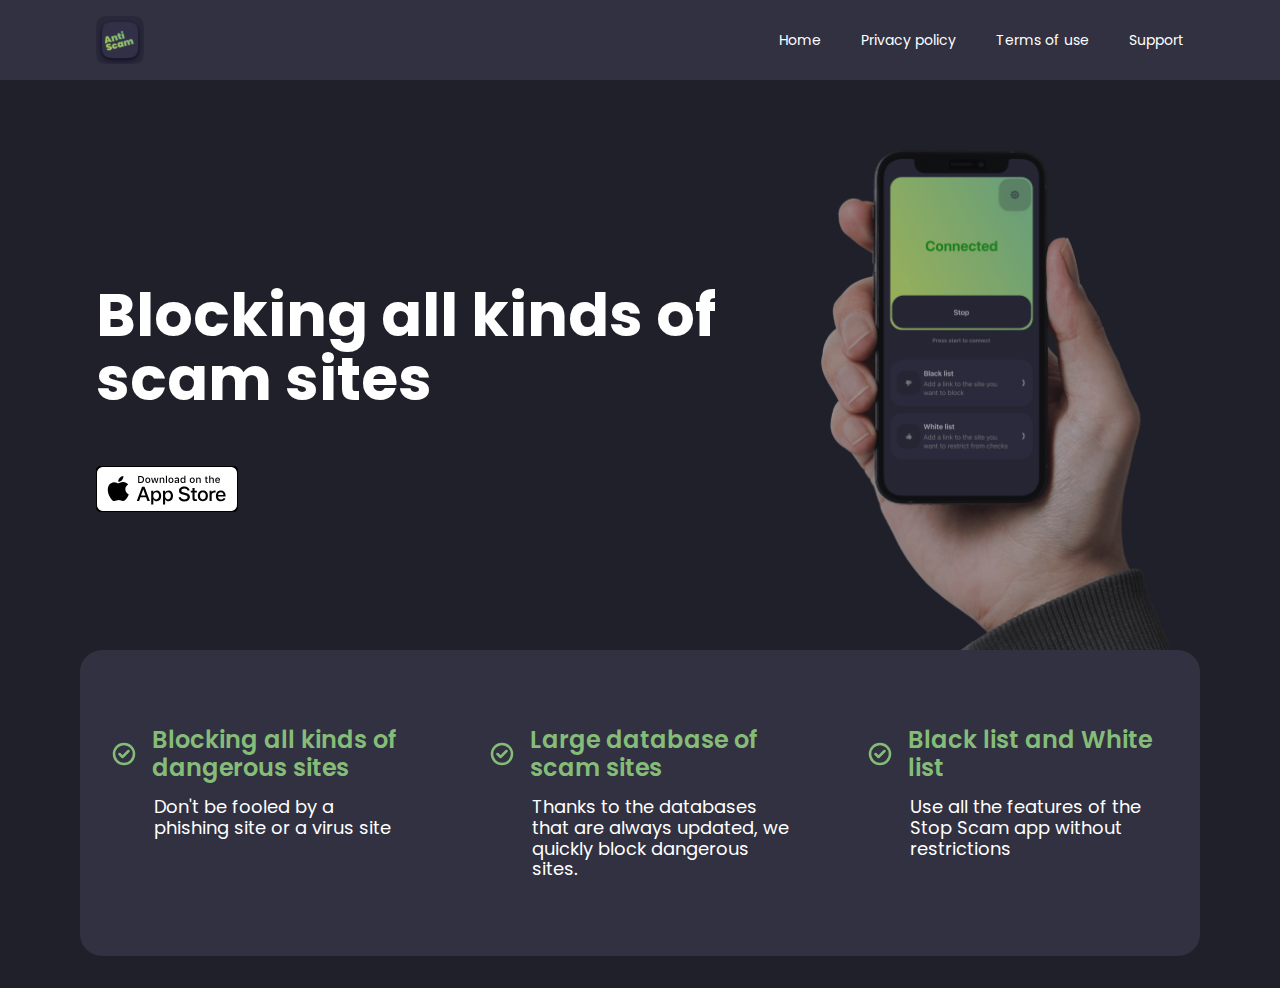
<file: index.html>
<!DOCTYPE html>
<html lang="en">
<head>
    <meta charset="UTF-8">
    <meta http-equiv="X-UA-Compatible" content="IE=edge">
    <meta name="viewport" content="width=device-width, initial-scale=1.0">
    <title>StopScam</title>

    <link rel="shortcut icon" href="./img/favicon/favicon.ico" type="image/x-icon">
    <link rel="icon" href="./img/favicon/favicon.ico" type="image/x-icon">
    <link href="https://fonts.googleapis.com/css2?family=Poppins:wght@300;400;600;700&display=swap" rel="stylesheet">
    <link rel="stylesheet" href="./css/style.css">

</head>

<body>

    <header class="header">
        <div class="container">
            <div class="header-wrap">
                <a href="./index.html" class="header-logo"><img src="./img/logo.svg" alt="logo"></a>

                <div class="header-burger">
                    <span></span>
                </div>

                <nav class="header-menu">
                    <ul class="header-list">
                        <li><a href="./index.html" class="header-link">Home</a></li>
                        <li><a href="./privacy.html" class="header-link">Privacy policy</a></li>
                        <li><a href="./terms.html" class="header-link">Terms of use</a></li>
                        <li><a href="./support.html" class="header-link">Support</a></li>
                    </ul>
                </nav>
            </div>
        </div>
    </header>

    <div class="main">
        <div class="container">
            <div class="main-wrap">
                <div class="main-text">
                    <h1 class="main-text__title">Blocking all kinds of scam sites</h1>
                    <a href="#" class="main-text__button"><img src="./img/button.svg" alt="AppStore"></a>
                </div>

                <div class="main-content">
                    <img src="./img/main.png" alt="main" class="main-content__img">
                </div>
            </div>
        </div>
    </div>

    <section class="features">
        <div class="container">
            <div class="features-wrap">
                <div class="features-item">
                    <div class="features-item__title"><img src="./img/check-circle.svg" alt="check-circle">Blocking all kinds of dangerous sites</div>
                    <span class="features-item__subtitle">Don't be fooled by a phishing site or a virus site
                    </span>
                </div>

                <div class="features-item">
                    <div class="features-item__title"><img src="./img/check-circle.svg" alt="check-circle">Large database of scam sites</div>
                    <span class="features-item__subtitle">Thanks to the databases that are always updated, we quickly block dangerous sites.
                    </span>
                </div>

                <div class="features-item">
                    <div class="features-item__title"><img src="./img/check-circle.svg" alt="check-circle">Black list and White list</div>
                    <span class="features-item__subtitle">Use all the features of the Stop Scam app without restrictions

                    </span>
                </div>

            </div>
        </div>
    </section>

    <footer class="footer">
        <div class="container">
            <div class="footer-wrap">
              <a href="#" class="button footer-button"><img src="./img/button.svg" alt="btn"></a>
            </div>
        </div>
    </footer>


    <script src="https://code.jquery.com/jquery-3.6.0.slim.min.js"></script>
    <script src="./js/script.js"></script>
</body>
</html>
</file>
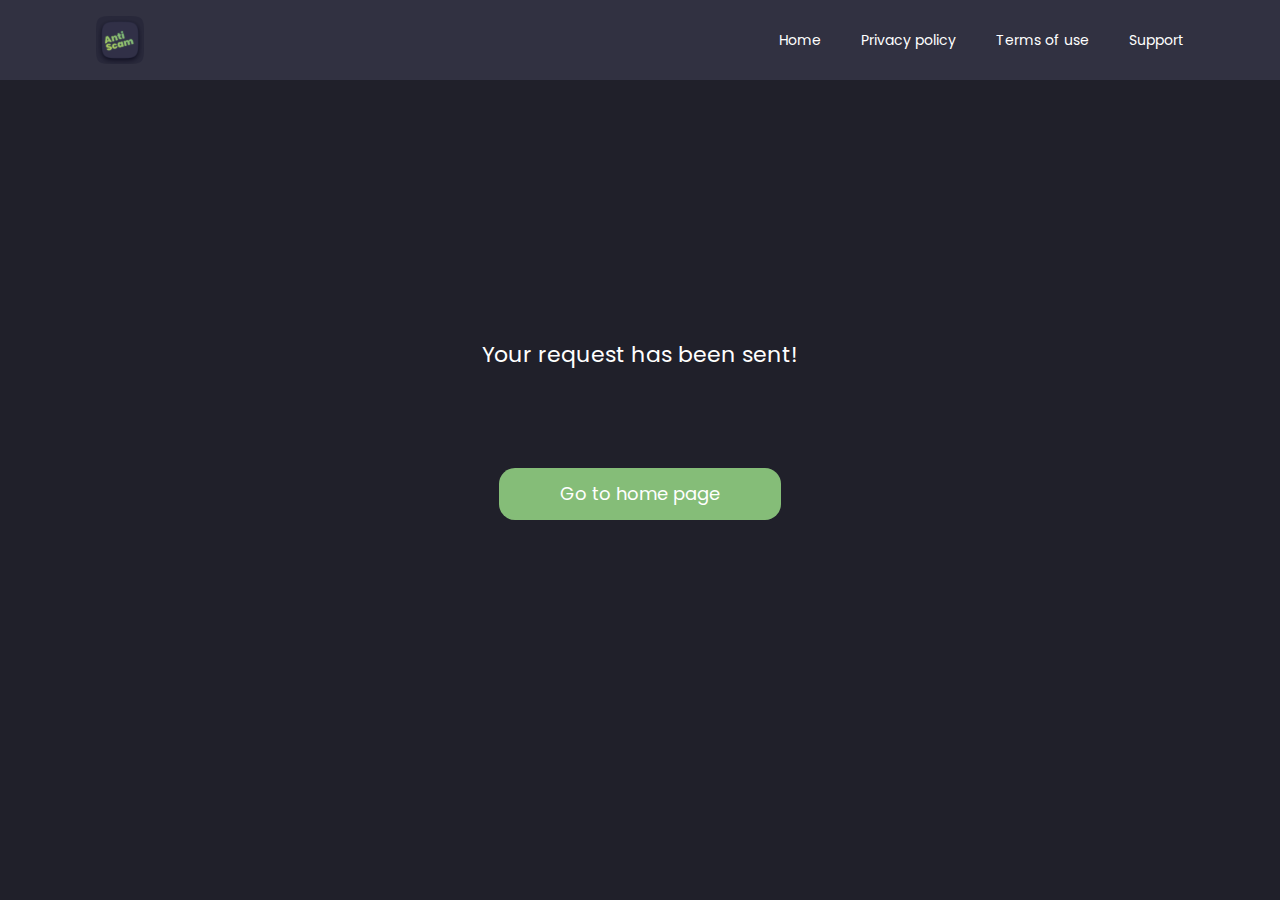
<file: check.html>
<!DOCTYPE html>
<html lang="en">
<head>
    <meta charset="UTF-8">
    <meta http-equiv="X-UA-Compatible" content="IE=edge">
    <meta name="viewport" content="width=device-width, initial-scale=1.0">
    <title>StopScam</title>

    <link rel="shortcut icon" href="./img/favicon/favicon.ico" type="image/x-icon">
    <link rel="icon" href="./img/favicon/favicon.ico" type="image/x-icon">
    <link href="https://fonts.googleapis.com/css2?family=Poppins:wght@300;400;600;700&display=swap" rel="stylesheet">
    <link rel="stylesheet" href="./css/style.css">

</head>
<body>

    <header class="header">
        <div class="container">
            <div class="header-wrap">
                <a href="./index.html" class="header-logo"><img src="./img/logo.svg" alt="logo"></a>

                <div class="header-burger">
                    <span></span>
                </div>

                <nav class="header-menu">
                    <ul class="header-list">
                        <li><a href="./index.html" class="header-link">Home</a></li>
                        <li><a href="./privacy.html" class="header-link">Privacy policy</a></li>
                        <li><a href="./terms.html" class="header-link">Terms of use</a></li>
                        <li><a href="./support.html" class="header-link">Support</a></li>
                    </ul>
                </nav>
            </div>
        </div>
    </header>

    <section class="check">
        <div class="container">
            <div class="check-wrap">
                <div class="check-svg">
                <svg version="1.1" id="Layer_1" xmlns="http://www.w3.org/2000/svg" xmlns:xlink="http://www.w3.org/1999/xlink" x="0px" y="0px"
	 viewBox="0 0 98.5 98.5" enable-background="new 0 0 98.5 98.5" xml:space="preserve">
  <path class="checkmark" fill="none" stroke-width="8" stroke-miterlimit="10" d="M81.7,17.8C73.5,9.3,62,4,49.2,4
	C24.3,4,4,24.3,4,49.2s20.3,45.2,45.2,45.2s45.2-20.3,45.2-45.2c0-8.6-2.4-16.6-6.5-23.4l0,0L45.6,68.2L24.7,47.3"/>
</svg></div>

            <span class="check-subtitle">Your request has been sent!</span>

            <a href="./index.html" class="check-button">Go to home page</a>
            </div>
        </div>
    </section>

    <script src="https://code.jquery.com/jquery-3.6.0.slim.min.js"></script>
    <script src="./js/script.js"></script>
</body>
</html>
</file>
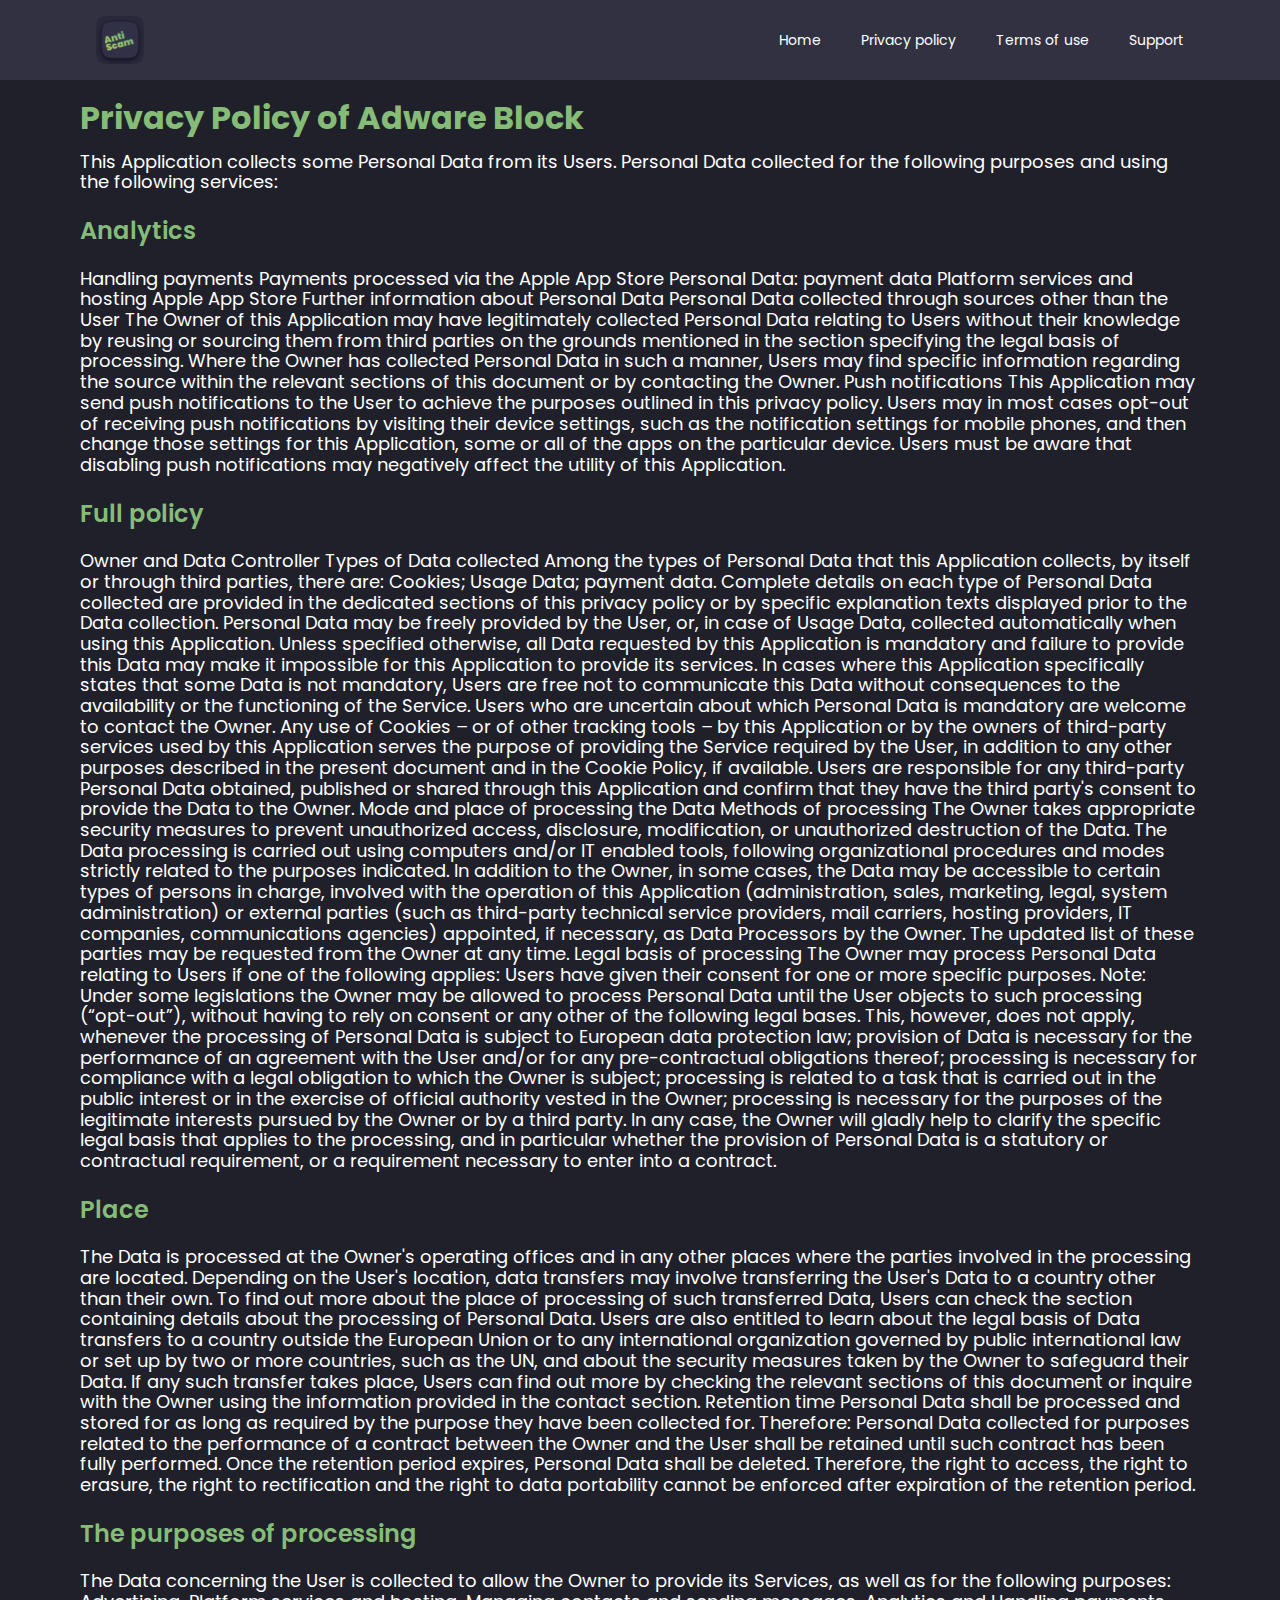
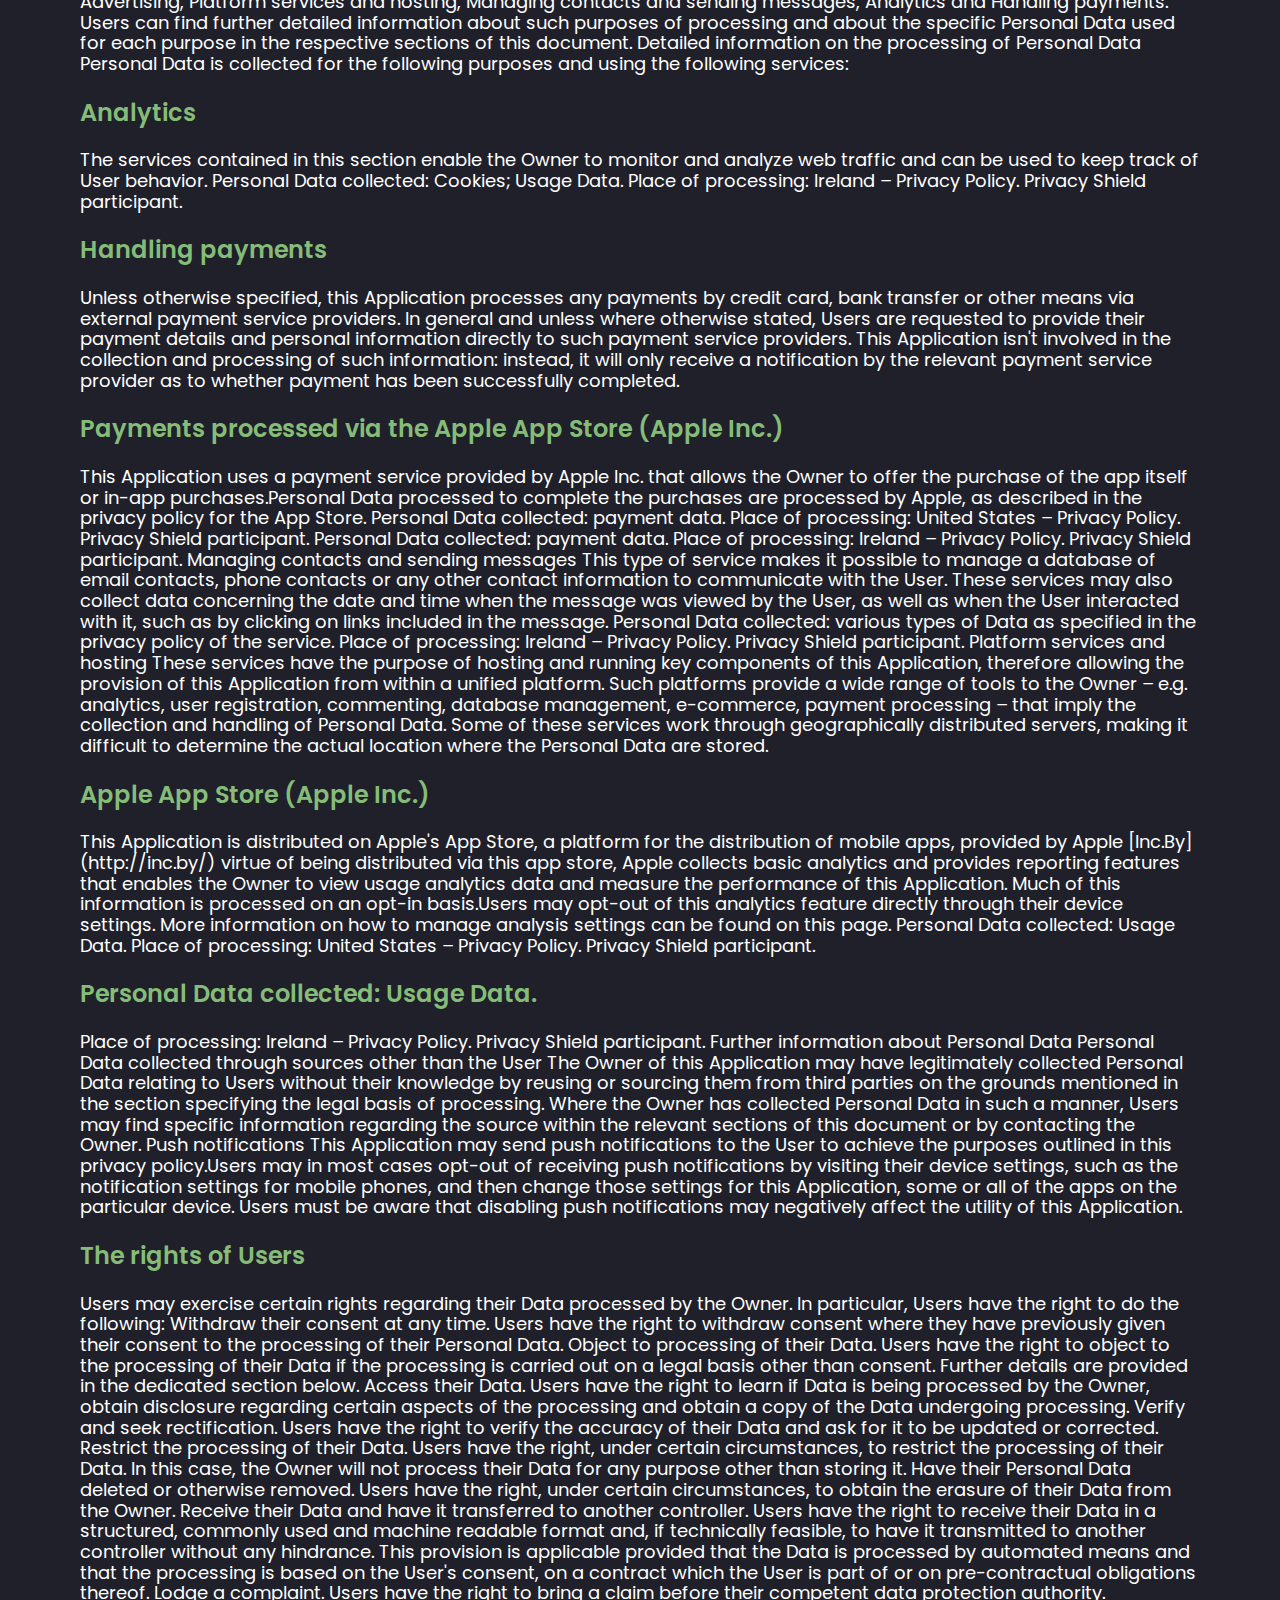
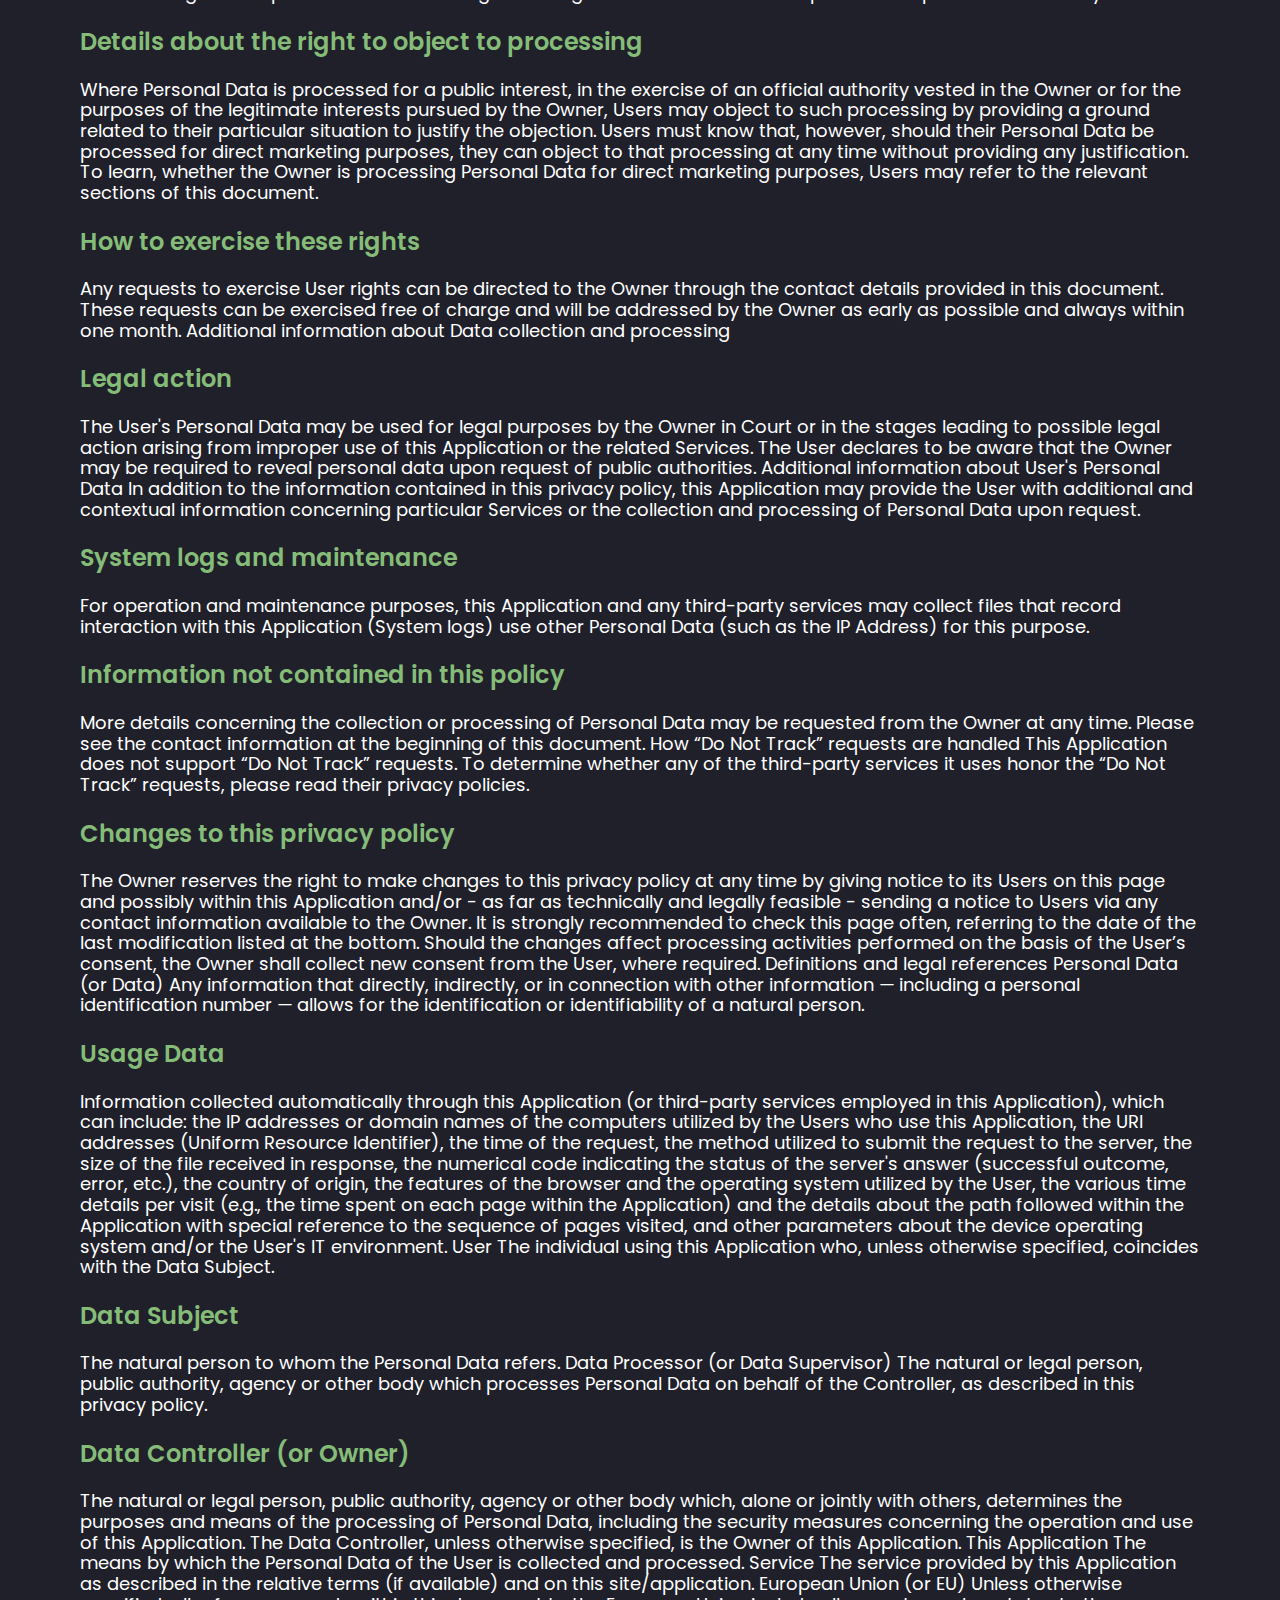
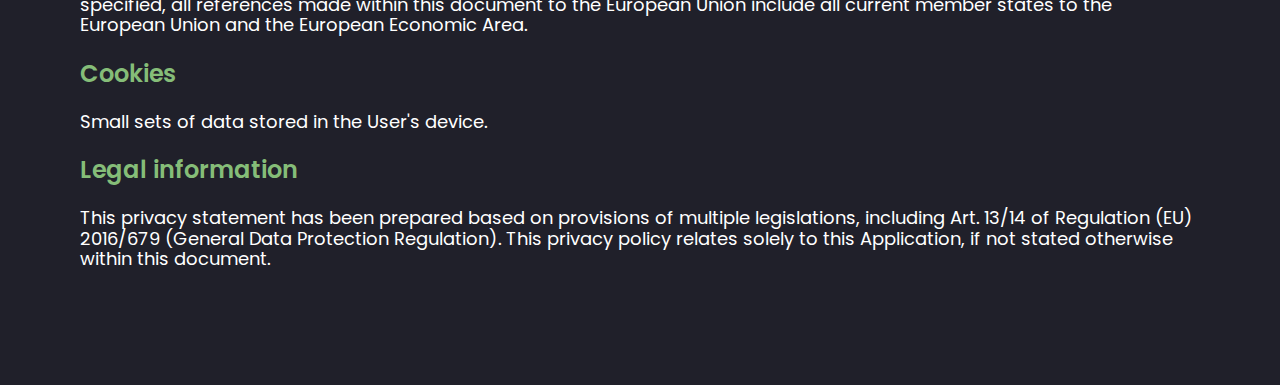
<file: privacy.html>
<!DOCTYPE html>
<html lang="en">
<head>
    <meta charset="UTF-8">
    <meta http-equiv="X-UA-Compatible" content="IE=edge">
    <meta name="viewport" content="width=device-width, initial-scale=1.0">
    <title>StopScam</title>

    <link rel="shortcut icon" href="./img/favicon/favicon.ico" type="image/x-icon">
    <link rel="icon" href="./img/favicon/favicon.ico" type="image/x-icon">
    <link href="https://fonts.googleapis.com/css2?family=Poppins:wght@300;400;600;700&display=swap" rel="stylesheet">
    <link rel="stylesheet" href="./css/style.css">

</head>

<body>

    <header class="header">
        <div class="container">
            <div class="header-wrap">
                <a href="./index.html" class="header-logo"><img src="./img/logo.svg" alt="logo"></a>

                <div class="header-burger">
                    <span></span>
                </div>

                <nav class="header-menu">
                    <ul class="header-list">
                        <li><a href="./index.html" class="header-link">Home</a></li>
                        <li><a href="./privacy.html" class="header-link">Privacy policy</a></li>
                        <li><a href="./terms.html" class="header-link">Terms of use</a></li>
                        <li><a href="./support.html" class="header-link">Support</a></li>
                    </ul>
                </nav>
            </div>
        </div>
    </header>

    <main class="privacy">
        <div class="container">
            <div class="privacy__wrap">
                <h1 class="privacy__title">
                    Privacy Policy of Adware Block
                </h1>

                <h2 class="privacy__subtitle">
                    This Application collects some Personal Data from its Users.
                    Personal Data collected for the following purposes and using the following services:

                    <p>Analytics</p>
                    Handling payments
                    Payments processed via the Apple App Store
                    Personal Data: payment data
                    Platform services and hosting
                    Apple App Store
                    Further information about Personal Data
                    Personal Data collected through sources other than the User
                    The Owner of this Application may have legitimately collected Personal Data relating to Users
                    without their knowledge by reusing or sourcing them from third parties on the grounds mentioned in
                    the section specifying the legal basis of processing.
                    Where the Owner has collected Personal Data in such a manner, Users may find specific information
                    regarding the source within the relevant sections of this document or by contacting the Owner.
                    Push notifications
                    This Application may send push notifications to the User to achieve the purposes outlined in this
                    privacy policy.
                    Users may in most cases opt-out of receiving push notifications by visiting their device settings,
                    such as the notification settings for mobile phones, and then change those settings for this
                    Application, some or all of the apps on the particular device.
                    Users must be aware that disabling push notifications may negatively affect the utility of this
                    Application.

                    <p>Full policy</p>
                    Owner and Data Controller
                    Types of Data collected
                    Among the types of Personal Data that this Application collects, by itself or through third parties,
                    there are: Cookies; Usage Data; payment data.
                    Complete details on each type of Personal Data collected are provided in the dedicated sections of
                    this privacy policy or by specific explanation texts displayed prior to the Data collection.
                    Personal Data may be freely provided by the User, or, in case of Usage Data, collected automatically
                    when using this Application.
                    Unless specified otherwise, all Data requested by this Application is mandatory and failure to
                    provide this Data may make it impossible for this Application to provide its services. In cases
                    where this Application specifically states that some Data is not mandatory, Users are free not to
                    communicate this Data without consequences to the availability or the functioning of the Service.
                    Users who are uncertain about which Personal Data is mandatory are welcome to contact the Owner.
                    Any use of Cookies – or of other tracking tools – by this Application or by the owners of
                    third-party services used by this Application serves the purpose of providing the Service required
                    by the User, in addition to any other purposes described in the present document and in the Cookie
                    Policy, if available.
                    Users are responsible for any third-party Personal Data obtained, published or shared through this
                    Application and confirm that they have the third party's consent to provide the Data to the Owner.
                    Mode and place of processing the Data
                    Methods of processing
                    The Owner takes appropriate security measures to prevent unauthorized access, disclosure,
                    modification, or unauthorized destruction of the Data.
                    The Data processing is carried out using computers and/or IT enabled tools, following organizational
                    procedures and modes strictly related to the purposes indicated. In addition to the Owner, in some
                    cases, the Data may be accessible to certain types of persons in charge, involved with the operation
                    of this Application (administration, sales, marketing, legal, system administration) or external
                    parties (such as third-party technical service providers, mail carriers, hosting providers, IT
                    companies, communications agencies) appointed, if necessary, as Data Processors by the Owner. The
                    updated list of these parties may be requested from the Owner at any time.
                    Legal basis of processing
                    The Owner may process Personal Data relating to Users if one of the following applies:
                    Users have given their consent for one or more specific purposes. Note: Under some legislations the
                    Owner may be allowed to process Personal Data until the User objects to such processing (“opt-out”),
                    without having to rely on consent or any other of the following legal bases. This, however, does not
                    apply, whenever the processing of Personal Data is subject to European data protection law;
                    provision of Data is necessary for the performance of an agreement with the User and/or for any
                    pre-contractual obligations thereof;
                    processing is necessary for compliance with a legal obligation to which the Owner is subject;
                    processing is related to a task that is carried out in the public interest or in the exercise of
                    official authority vested in the Owner;
                    processing is necessary for the purposes of the legitimate interests pursued by the Owner or by a
                    third party.
                    In any case, the Owner will gladly help to clarify the specific legal basis that applies to the
                    processing, and in particular whether the provision of Personal Data is a statutory or contractual
                    requirement, or a requirement necessary to enter into a contract.

                    <p>Place</p>
                    The Data is processed at the Owner's operating offices and in any other places where the parties
                    involved in the processing are located.

                    Depending on the User's location, data transfers may involve transferring the User's Data to a
                    country other than their own. To find out more about the place of processing of such transferred
                    Data, Users can check the section containing details about the processing of Personal Data.
                    Users are also entitled to learn about the legal basis of Data transfers to a country outside the
                    European Union or to any international organization governed by public international law or set up
                    by two or more countries, such as the UN, and about the security measures taken by the Owner to
                    safeguard their Data.

                    If any such transfer takes place, Users can find out more by checking the relevant sections of this
                    document or inquire with the Owner using the information provided in the contact section.
                    Retention time
                    Personal Data shall be processed and stored for as long as required by the purpose they have been
                    collected for.
                    Therefore:
                    Personal Data collected for purposes related to the performance of a contract between the Owner and
                    the User shall be retained until such contract has been fully performed.

                    Once the retention period expires, Personal Data shall be deleted. Therefore, the right to access,
                    the right to erasure, the right to rectification and the right to data portability cannot be
                    enforced after expiration of the retention period.

                    <p>The purposes of processing</p>
                    The Data concerning the User is collected to allow the Owner to provide its Services, as well as for
                    the following purposes: Advertising, Platform services and hosting, Managing contacts and sending
                    messages, Analytics and Handling payments.
                    Users can find further detailed information about such purposes of processing and about the specific
                    Personal Data used for each purpose in the respective sections of this document.
                    Detailed information on the processing of Personal Data
                    Personal Data is collected for the following purposes and using the following services:

                    <p>Analytics</p>
                    The services contained in this section enable the Owner to monitor and analyze web traffic and can
                    be used to keep track of User behavior.
                    Personal Data collected: Cookies; Usage Data.
                    Place of processing: Ireland – Privacy Policy. Privacy Shield participant.

                    <p>Handling payments</p>
                    Unless otherwise specified, this Application processes any payments by credit card, bank transfer or
                    other means via external payment service providers. In general and unless where otherwise stated,
                    Users are requested to provide their payment details and personal information directly to such
                    payment service providers. This Application isn't involved in the collection and processing of such
                    information: instead, it will only receive a notification by the relevant payment service provider
                    as to whether payment has been successfully completed.

                    <p>Payments processed via the Apple App Store (Apple Inc.)</p>
                    This Application uses a payment service provided by Apple Inc. that allows the Owner to offer the
                    purchase of the app itself or in-app purchases.Personal Data processed to complete the purchases are
                    processed by Apple, as described in the privacy policy for the App Store.
                    Personal Data collected: payment data.
                    Place of processing: United States – Privacy Policy. Privacy Shield participant.

                    Personal Data collected: payment data.
                    Place of processing: Ireland – Privacy Policy. Privacy Shield participant.
                    Managing contacts and sending messages
                    This type of service makes it possible to manage a database of email contacts, phone contacts or any
                    other contact information to communicate with the User.
                    These services may also collect data concerning the date and time when the message was viewed by the
                    User, as well as when the User interacted with it, such as by clicking on links included in the
                    message.
                    Personal Data collected: various types of Data as specified in the privacy policy of the service.
                    Place of processing: Ireland – Privacy Policy. Privacy Shield participant.
                    Platform services and hosting
                    These services have the purpose of hosting and running key components of this Application, therefore
                    allowing the provision of this Application from within a unified platform. Such platforms provide a
                    wide range of tools to the Owner – e.g. analytics, user registration, commenting, database
                    management, e-commerce, payment processing – that imply the collection and handling of Personal
                    Data.
                    Some of these services work through geographically distributed servers, making it difficult to
                    determine the actual location where the Personal Data are stored.

                    <p>Apple App Store (Apple Inc.)</p>
                    This Application is distributed on Apple's App Store, a platform for the distribution of mobile
                    apps, provided by Apple [Inc.By](http://inc.by/) virtue of being distributed via this app store,
                    Apple collects basic analytics and provides reporting features that enables the Owner to view usage
                    analytics data and measure the performance of this Application. Much of this information is
                    processed on an opt-in basis.Users may opt-out of this analytics feature directly through their
                    device settings. More information on how to manage analysis settings can be found on this page.
                    Personal Data collected: Usage Data.
                    Place of processing: United States – Privacy Policy. Privacy Shield participant.

                    <p>Personal Data collected: Usage Data.</p>
                    Place of processing: Ireland – Privacy Policy. Privacy Shield participant.
                    Further information about Personal Data
                    Personal Data collected through sources other than the User
                    The Owner of this Application may have legitimately collected Personal Data relating to Users
                    without their knowledge by reusing or sourcing them from third parties on the grounds mentioned in
                    the section specifying the legal basis of processing.
                    Where the Owner has collected Personal Data in such a manner, Users may find specific information
                    regarding the source within the relevant sections of this document or by contacting the Owner.
                    Push notifications
                    This Application may send push notifications to the User to achieve the purposes outlined in this
                    privacy policy.Users may in most cases opt-out of receiving push notifications by visiting their
                    device settings, such as the notification settings for mobile phones, and then change those settings
                    for this Application, some or all of the apps on the particular device.
                    Users must be aware that disabling push notifications may negatively affect the utility of this
                    Application.

                    <p>The rights of Users</p>
                    Users may exercise certain rights regarding their Data processed by the Owner.
                    In particular, Users have the right to do the following:
                    Withdraw their consent at any time. Users have the right to withdraw consent where they have
                    previously given their consent to the processing of their Personal Data.
                    Object to processing of their Data. Users have the right to object to the processing of their Data
                    if the processing is carried out on a legal basis other than consent. Further details are provided
                    in the dedicated section below.
                    Access their Data. Users have the right to learn if Data is being processed by the Owner, obtain
                    disclosure regarding certain aspects of the processing and obtain a copy of the Data undergoing
                    processing.
                    Verify and seek rectification. Users have the right to verify the accuracy of their Data and ask for
                    it to be updated or corrected.
                    Restrict the processing of their Data. Users have the right, under certain circumstances, to
                    restrict the processing of their Data. In this case, the Owner will not process their Data for any
                    purpose other than storing it.
                    Have their Personal Data deleted or otherwise removed. Users have the right, under certain
                    circumstances, to obtain the erasure of their Data from the Owner.
                    Receive their Data and have it transferred to another controller. Users have the right to receive
                    their Data in a structured, commonly used and machine readable format and, if technically feasible,
                    to have it transmitted to another controller without any hindrance. This provision is applicable
                    provided that the Data is processed by automated means and that the processing is based on the
                    User's consent, on a contract which the User is part of or on pre-contractual obligations thereof.
                    Lodge a complaint. Users have the right to bring a claim before their competent data protection
                    authority.

                    <p>Details about the right to object to processing</p>
                    Where Personal Data is processed for a public interest, in the exercise of an official authority
                    vested in the Owner or for the purposes of the legitimate interests pursued by the Owner, Users may
                    object to such processing by providing a ground related to their particular situation to justify the
                    objection.
                    Users must know that, however, should their Personal Data be processed for direct marketing
                    purposes, they can object to that processing at any time without providing any justification. To
                    learn, whether the Owner is processing Personal Data for direct marketing purposes, Users may refer
                    to the relevant sections of this document.

                    <p>How to exercise these rights</p>
                    Any requests to exercise User rights can be directed to the Owner through the contact details
                    provided in this document. These requests can be exercised free of charge and will be addressed by
                    the Owner as early as possible and always within one month.
                    Additional information about Data collection and processing

                    <p>Legal action</p>
                    The User's Personal Data may be used for legal purposes by the Owner in Court or in the stages
                    leading to possible legal action arising from improper use of this Application or the related
                    Services.
                    The User declares to be aware that the Owner may be required to reveal personal data upon request of
                    public authorities.
                    Additional information about User's Personal Data
                    In addition to the information contained in this privacy policy, this Application may provide the
                    User with additional and contextual information concerning particular Services or the collection and
                    processing of Personal Data upon request.

                    <p>System logs and maintenance</p>
                    For operation and maintenance purposes, this Application and any third-party services may collect
                    files that record interaction with this Application (System logs) use other Personal Data (such as
                    the IP Address) for this purpose.

                    <p>Information not contained in this policy</p>
                    More details concerning the collection or processing of Personal Data may be requested from the
                    Owner at any time. Please see the contact information at the beginning of this document.
                    How “Do Not Track” requests are handled
                    This Application does not support “Do Not Track” requests.
                    To determine whether any of the third-party services it uses honor the “Do Not Track” requests,
                    please read their privacy policies.

                    <p>Changes to this privacy policy</p>
                    The Owner reserves the right to make changes to this privacy policy at any time by giving notice to
                    its Users on this page and possibly within this Application and/or - as far as technically and
                    legally feasible - sending a notice to Users via any contact information available to the Owner. It
                    is strongly recommended to check this page often, referring to the date of the last modification
                    listed at the bottom.

                    Should the changes affect processing activities performed on the basis of the User’s consent, the
                    Owner shall collect new consent from the User, where required.
                    Definitions and legal references
                    Personal Data (or Data)
                    Any information that directly, indirectly, or in connection with other information — including a
                    personal identification number — allows for the identification or identifiability of a natural
                    person.

                    <p>Usage Data</p>
                    Information collected automatically through this Application (or third-party services employed in
                    this Application), which can include: the IP addresses or domain names of the computers utilized by
                    the Users who use this Application, the URI addresses (Uniform Resource Identifier), the time of the
                    request, the method utilized to submit the request to the server, the size of the file received in
                    response, the numerical code indicating the status of the server's answer (successful outcome,
                    error, etc.), the country of origin, the features of the browser and the operating system utilized
                    by the User, the various time details per visit (e.g., the time spent on each page within the
                    Application) and the details about the path followed within the Application with special reference
                    to the sequence of pages visited, and other parameters about the device operating system and/or the
                    User's IT environment.
                    User
                    The individual using this Application who, unless otherwise specified, coincides with the Data
                    Subject.

                    <p>Data Subject</p>
                    The natural person to whom the Personal Data refers.
                    Data Processor (or Data Supervisor)
                    The natural or legal person, public authority, agency or other body which processes Personal Data on
                    behalf of the Controller, as described in this privacy policy.

                    <p>Data Controller (or Owner)</p>
                    The natural or legal person, public authority, agency or other body which, alone or jointly with
                    others, determines the purposes and means of the processing of Personal Data, including the security
                    measures concerning the operation and use of this Application. The Data Controller, unless otherwise
                    specified, is the Owner of this Application.
                    This Application
                    The means by which the Personal Data of the User is collected and processed.
                    Service
                    The service provided by this Application as described in the relative terms (if available) and on
                    this site/application.
                    European Union (or EU)
                    Unless otherwise specified, all references made within this document to the European Union include
                    all current member states to the European Union and the European Economic Area.

                    <p>Cookies</p>
                    Small sets of data stored in the User's device.

                    <p>Legal information</p>
                    This privacy statement has been prepared based on provisions of multiple legislations, including
                    Art. 13/14 of Regulation (EU) 2016/679 (General Data Protection Regulation).
                    This privacy policy relates solely to this Application, if not stated otherwise within this
                    document.
                </h2>

            </div>
        </div>
    </main>

    <script src="https://code.jquery.com/jquery-3.6.0.slim.min.js"></script>
    <script src="./js/script.js"></script>
</body>

</html>
</file>
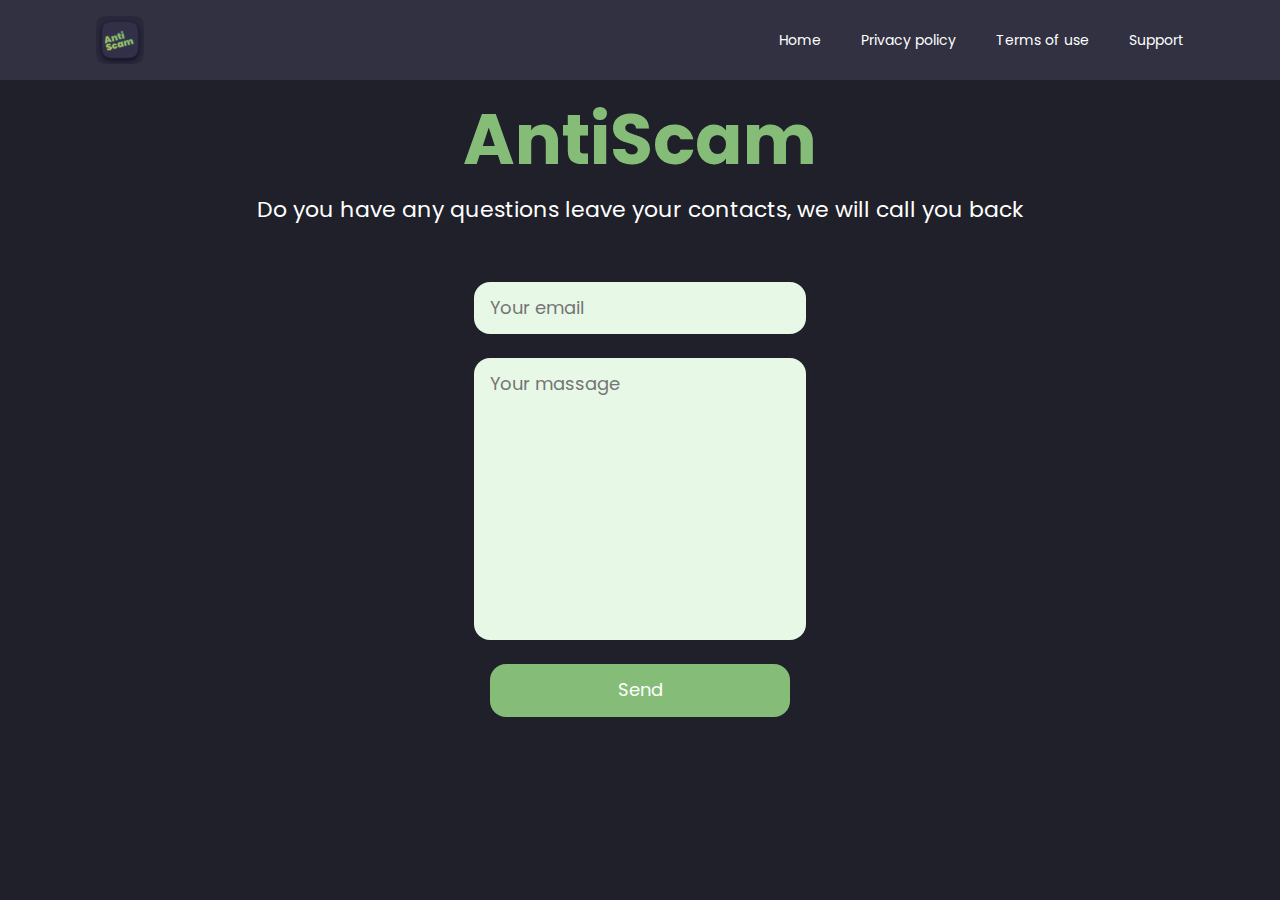
<file: support.html>
<!DOCTYPE html>
<html lang="en">
<head>
    <meta charset="UTF-8">
    <meta http-equiv="X-UA-Compatible" content="IE=edge">
    <meta name="viewport" content="width=device-width, initial-scale=1.0">
    <title>StopScam</title>

    <link rel="shortcut icon" href="./img/favicon/favicon.ico" type="image/x-icon">
    <link rel="icon" href="./img/favicon/favicon.ico" type="image/x-icon">
    <link href="https://fonts.googleapis.com/css2?family=Poppins:wght@300;400;600;700&display=swap" rel="stylesheet">
    <link rel="stylesheet" href="./css/style.css">

</head>
<body>

    <header class="header">
        <div class="container">
            <div class="header-wrap">
                <a href="./index.html" class="header-logo"><img src="./img/logo.svg" alt="logo"></a>

                <div class="header-burger">
                    <span></span>
                </div>

                <nav class="header-menu">
                    <ul class="header-list">
                        <li><a href="./index.html" class="header-link">Home</a></li>
                        <li><a href="./privacy.html" class="header-link">Privacy policy</a></li>
                        <li><a href="./terms.html" class="header-link">Terms of use</a></li>
                        <li><a href="./support.html" class="header-link">Support</a></li>
                    </ul>
                </nav>
            </div>
        </div>
    </header>


    <section class="support">
        <div class="container">
            <div class="support-wrap">
                <div class="support-text">
                    <h1 class="support-text__title">AntiScam</h1>
                    <span class="support-text__subtitle">Do you have any questions leave your contacts, we will call you back</span>
                </div>

                <div class="support-form">
                    <form class="support-form__wrap" action="#" name="newform" method="post" id="form" >
                        <input type="text" class="support-form__input _req" placeholder="Your email">
                        <textarea name="massage" id="formArea" class="support-form__textarea _req" placeholder="Your massage"></textarea>
                        <button type="submit" class="support-form__button">Send</button>
                    </form>
                </div>
            </div>
        </div>
    </section>

    <script src="https://code.jquery.com/jquery-3.6.0.slim.min.js"></script>
    <script src="./js/script.js"></script>
</body>
</html>
</file>
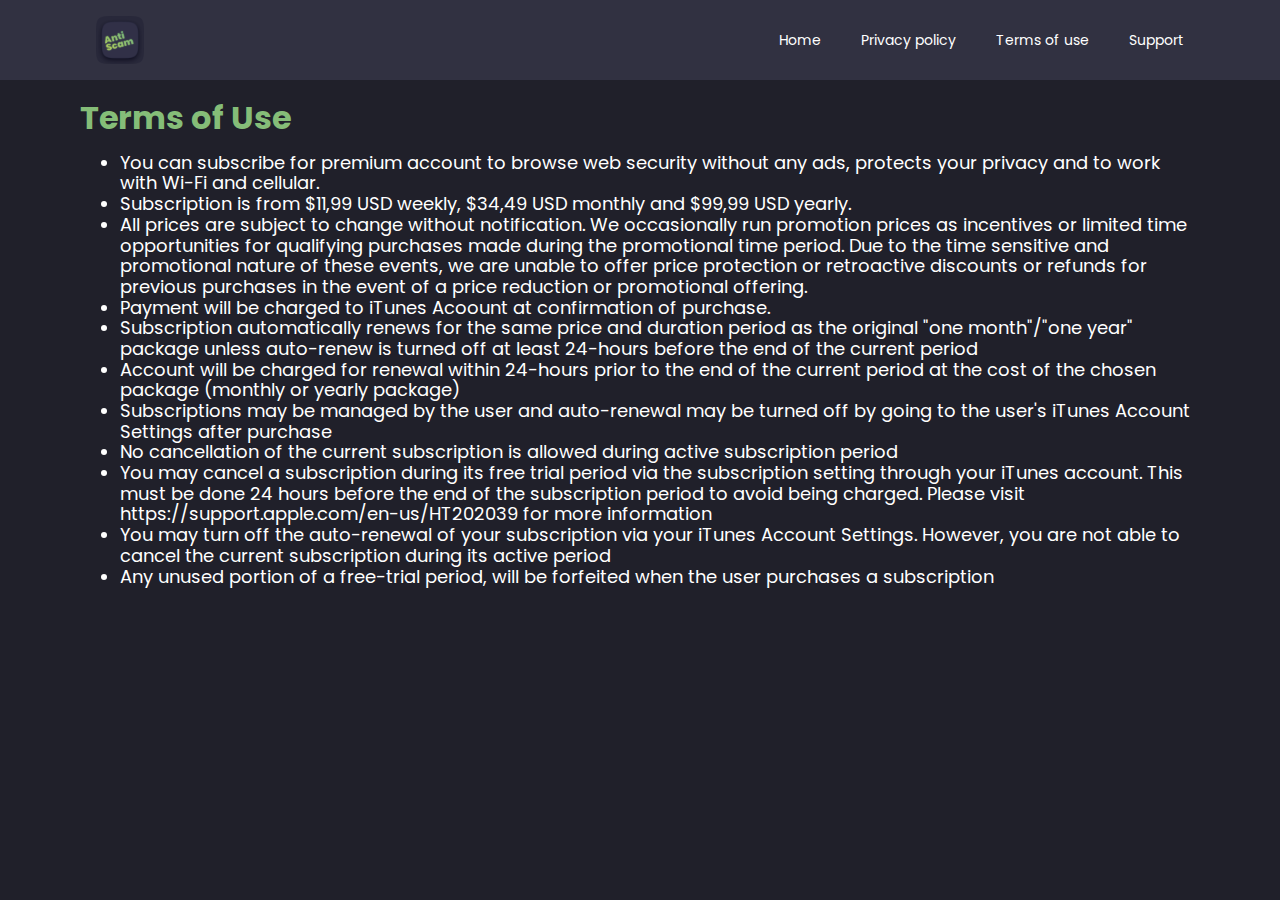
<file: terms.html>
<!DOCTYPE html>
<html lang="en">
<head>
    <meta charset="UTF-8">
    <meta http-equiv="X-UA-Compatible" content="IE=edge">
    <meta name="viewport" content="width=device-width, initial-scale=1.0">
    <title>StopScam</title>

    <link rel="shortcut icon" href="./img/favicon/favicon.ico" type="image/x-icon">
    <link rel="icon" href="./img/favicon/favicon.ico" type="image/x-icon">
    <link href="https://fonts.googleapis.com/css2?family=Poppins:wght@300;400;600;700&display=swap" rel="stylesheet">
    <link rel="stylesheet" href="./css/style.css">

</head>
<body>

    <header class="header">
        <div class="container">
            <div class="header-wrap">
                <a href="./index.html" class="header-logo"><img src="./img/logo.svg" alt="logo"></a>

                <div class="header-burger">
                    <span></span>
                </div>

                <nav class="header-menu">
                    <ul class="header-list">
                        <li><a href="./index.html" class="header-link">Home</a></li>
                        <li><a href="./privacy.html" class="header-link">Privacy policy</a></li>
                        <li><a href="./terms.html" class="header-link">Terms of use</a></li>
                        <li><a href="./support.html" class="header-link">Support</a></li>
                    </ul>
                </nav>
            </div>
        </div>
    </header>

    <main class="terms">
        <div class="container">
            <div class="terms__wrap">
                <h1 class="terms__title">
                    Terms of Use
                </h1>

                <ul class="terms__list">
                    <li class="terms__subtitle">You can subscribe for premium account to browse web security without any ads, protects your privacy and to work with Wi-Fi and cellular.</li>
                    <li class="terms__subtitle">Subscription is from $11,99 USD weekly, $34,49 USD monthly and $99,99 USD yearly.</li>
                    <li class="terms__subtitle">All prices are subject to change without notification. We occasionally run promotion prices as incentives or limited time opportunities for qualifying purchases made during the promotional time period. Due to the time sensitive and promotional nature of these events, we are unable to offer price protection or retroactive discounts or refunds for previous purchases in the event of a price reduction or promotional offering.</li>
                    <li class="terms__subtitle">Payment will be charged to iTunes Acoount at confirmation of purchase.</li>
                    <li class="terms__subtitle">Subscription automatically renews for the same price and duration period as the original "one month"/"one year" package unless auto-renew is turned off at least 24-hours before the end of the current period</li>
                    <li class="terms__subtitle">Account will be charged for renewal within 24-hours prior to the end of the current period at the cost of the chosen package (monthly or yearly package)</li>
                    <li class="terms__subtitle">Subscriptions may be managed by the user and auto-renewal may be turned off by going to the user's iTunes Account Settings after purchase</li>
                    <li class="terms__subtitle">No cancellation of the current subscription is allowed during active subscription period</li>
                    <li class="terms__subtitle">You may cancel a subscription during its free trial period via the subscription setting through your iTunes account. This must be done 24 hours before the end of the subscription period to avoid being charged. Please visit https://support.apple.com/en-us/HT202039 for more information </li>
                    <li class="terms__subtitle">You may turn off the auto-renewal of your subscription via your iTunes Account Settings. However, you are not able to cancel the current subscription during its active period</li>
                    <li class="terms__subtitle">Any unused portion of a free-trial period, will be forfeited when the user purchases a subscription</li>
                </ul>

            </div>
        </div>
    </main>


    <script src="https://code.jquery.com/jquery-3.6.0.slim.min.js"></script>
    <script src="./js/script.js"></script>
</body>
</html>
</file>
<file: css/style.css>
/*! normalize.css v8.0.1 | MIT License | github.com/necolas/normalize.css */
/* Document
   ========================================================================== */
/**
 * 1. Correct the line height in all browsers.
 * 2. Prevent adjustments of font size after orientation changes in iOS.
 */
html {
  line-height: 1.15;
  /* 1 */
  -webkit-text-size-adjust: 100%;
  /* 2 */
}

/* Sections
   ========================================================================== */
/**
 * Remove the margin in all browsers.
 */
body {
  margin: 0;
}

/**
 * Render the `main` element consistently in IE.
 */
main {
  display: block;
}

/**
 * Correct the font size and margin on `h1` elements within `section` and
 * `article` contexts in Chrome, Firefox, and Safari.
 */
h1 {
  font-size: 2em;
  margin: 0;
}

/* Grouping content
   ========================================================================== */
/**
 * 1. Add the correct box sizing in Firefox.
 * 2. Show the overflow in Edge and IE.
 */
hr {
  -webkit-box-sizing: content-box;
          box-sizing: content-box;
  /* 1 */
  height: 0;
  /* 1 */
  overflow: visible;
  /* 2 */
}

/**
 * 1. Correct the inheritance and scaling of font size in all browsers.
 * 2. Correct the odd `em` font sizing in all browsers.
 */
pre {
  font-family: monospace, monospace;
  /* 1 */
  font-size: 1em;
  /* 2 */
}

/* Text-level semantics
   ========================================================================== */
/**
 * Remove the gray background on active links in IE 10.
 */
a {
  background-color: transparent;
}

/**
 * 1. Remove the bottom border in Chrome 57-
 * 2. Add the correct text decoration in Chrome, Edge, IE, Opera, and Safari.
 */
abbr[title] {
  border-bottom: none;
  /* 1 */
  text-decoration: underline;
  /* 2 */
  -webkit-text-decoration: underline dotted;
          text-decoration: underline dotted;
  /* 2 */
}

/**
 * Add the correct font weight in Chrome, Edge, and Safari.
 */
b,
strong {
  font-weight: bolder;
}

/**
 * 1. Correct the inheritance and scaling of font size in all browsers.
 * 2. Correct the odd `em` font sizing in all browsers.
 */
code,
kbd,
samp {
  font-family: monospace, monospace;
  /* 1 */
  font-size: 1em;
  /* 2 */
}

/**
 * Add the correct font size in all browsers.
 */
small {
  font-size: 80%;
}

/**
 * Prevent `sub` and `sup` elements from affecting the line height in
 * all browsers.
 */
sub,
sup {
  font-size: 75%;
  line-height: 0;
  position: relative;
  vertical-align: baseline;
}

sub {
  bottom: -0.25em;
}

sup {
  top: -0.5em;
}

/* Embedded content
   ========================================================================== */
/**
 * Remove the border on images inside links in IE 10.
 */
img {
  border-style: none;
}

/* Forms
   ========================================================================== */
/**
 * 1. Change the font styles in all browsers.
 * 2. Remove the margin in Firefox and Safari.
 */
button,
input,
optgroup,
select,
textarea {
  font-family: inherit;
  /* 1 */
  font-size: 100%;
  /* 1 */
  line-height: 1.15;
  /* 1 */
  margin: 0;
  /* 2 */
}

/**
 * Show the overflow in IE.
 * 1. Show the overflow in Edge.
 */
button,
input {
  /* 1 */
  overflow: visible;
}

/**
 * Remove the inheritance of text transform in Edge, Firefox, and IE.
 * 1. Remove the inheritance of text transform in Firefox.
 */
button,
select {
  /* 1 */
  text-transform: none;
}

/**
 * Correct the inability to style clickable types in iOS and Safari.
 */
button,
[type="button"],
[type="reset"],
[type="submit"] {
  -webkit-appearance: button;
}

/**
 * Remove the inner border and padding in Firefox.
 */
button::-moz-focus-inner,
[type="button"]::-moz-focus-inner,
[type="reset"]::-moz-focus-inner,
[type="submit"]::-moz-focus-inner {
  border-style: none;
  padding: 0;
}

/**
 * Restore the focus styles unset by the previous rule.
 */
button:-moz-focusring,
[type="button"]:-moz-focusring,
[type="reset"]:-moz-focusring,
[type="submit"]:-moz-focusring {
  outline: 1px dotted ButtonText;
}

/**
 * Correct the padding in Firefox.
 */
fieldset {
  padding: 0.35em 0.75em 0.625em;
}

/**
 * 1. Correct the text wrapping in Edge and IE.
 * 2. Correct the color inheritance from `fieldset` elements in IE.
 * 3. Remove the padding so developers are not caught out when they zero out
 *    `fieldset` elements in all browsers.
 */
legend {
  -webkit-box-sizing: border-box;
          box-sizing: border-box;
  /* 1 */
  color: inherit;
  /* 2 */
  display: table;
  /* 1 */
  max-width: 100%;
  /* 1 */
  padding: 0;
  /* 3 */
  white-space: normal;
  /* 1 */
}

/**
 * Add the correct vertical alignment in Chrome, Firefox, and Opera.
 */
progress {
  vertical-align: baseline;
}

/**
 * Remove the default vertical scrollbar in IE 10+.
 */
textarea {
  overflow: auto;
}

/**
 * 1. Add the correct box sizing in IE 10.
 * 2. Remove the padding in IE 10.
 */
[type="checkbox"],
[type="radio"] {
  -webkit-box-sizing: border-box;
          box-sizing: border-box;
  /* 1 */
  padding: 0;
  /* 2 */
}

/**
 * Correct the cursor style of increment and decrement buttons in Chrome.
 */
[type="number"]::-webkit-inner-spin-button,
[type="number"]::-webkit-outer-spin-button {
  height: auto;
}

/**
 * 1. Correct the odd appearance in Chrome and Safari.
 * 2. Correct the outline style in Safari.
 */
[type="search"] {
  -webkit-appearance: textfield;
  /* 1 */
  outline-offset: -2px;
  /* 2 */
}

/**
 * Remove the inner padding in Chrome and Safari on macOS.
 */
[type="search"]::-webkit-search-decoration {
  -webkit-appearance: none;
}

/**
 * 1. Correct the inability to style clickable types in iOS and Safari.
 * 2. Change font properties to `inherit` in Safari.
 */
::-webkit-file-upload-button {
  -webkit-appearance: button;
  /* 1 */
  font: inherit;
  /* 2 */
}

/* Interactive
   ========================================================================== */
/*
 * Add the correct display in Edge, IE 10+, and Firefox.
 */
details {
  display: block;
}

/*
 * Add the correct display in all browsers.
 */
summary {
  display: list-item;
}

/* Misc
   ========================================================================== */
/**
 * Add the correct display in IE 10+.
 */
template {
  display: none;
}

/**
 * Add the correct display in IE 10.
 */
[hidden] {
  display: none;
}

body {
  font-family: 'Poppins';
  background-color: #20202A;
}

.container {
  max-width: 1120px;
  margin: 0 auto;
}

img {
  max-width: 100%;
}

.header {
  position: fixed;
  top: 0;
  left: 0;
  height: 80px;
  width: 100%;
  z-index: 20;
}

.header::before {
  content: '';
  position: absolute;
  top: 0;
  left: 0;
  width: 100%;
  height: 100%;
  background: #313141;
  z-index: 4;
}

.header-wrap {
  position: relative;
  display: -webkit-box;
  display: -ms-flexbox;
  display: flex;
  -webkit-box-pack: justify;
      -ms-flex-pack: justify;
          justify-content: space-between;
  -webkit-box-align: center;
      -ms-flex-align: center;
          align-items: center;
  min-height: 80px;
  padding: 0px 16px;
}

.header-logo {
  max-width: 48px;
  height: 48px;
}

.header-list {
  display: -webkit-box;
  display: -ms-flexbox;
  display: flex;
  position: relative;
  z-index: 4;
}

.header-list li {
  list-style: none;
  margin-left: 40px;
}

.header-link {
  color: #FFFFFF;
  font-size: 14px;
  text-decoration: none;
  font-weight: 400;
  line-height: 16px;
  -webkit-transition: 0.3s;
  transition: 0.3s;
}

.header-link:hover {
  color: #85BD78;
}

.header-burger {
  display: none;
}

.header-logo {
  z-index: 5;
}

@media (max-width: 768px) {
  body.lock {
    overflow: hidden;
  }
  .header-wrap {
    min-height: 80px;
  }
  .header-menu {
    position: fixed;
    top: -120%;
    left: 0;
    width: 100%;
    height: 100%;
    background-color: #22222e;
    z-index: 3;
    padding: 100px 0 0 0;
    -webkit-transition: 0.3s;
    transition: 0.3s;
  }
  .header-list {
    display: block;
  }
  .header-list li {
    margin: 0;
    margin-bottom: 50px;
  }
  .header-burger {
    display: block;
    position: relative;
    width: 30px;
    height: 20px;
    z-index: 5;
  }
  .header-burger::before, .header-burger::after {
    -webkit-transition: 0.3s;
    transition: 0.3s;
    content: '';
    background-color: #FFFFFF;
    position: absolute;
    width: 100%;
    height: 2px;
  }
  .header-burger::before {
    top: 0;
  }
  .header-burger::after {
    bottom: 0;
  }
  .header-burger span {
    -webkit-transition: 0.3s;
    transition: 0.3s;
    position: absolute;
    background-color: #FFFFFF;
    left: 0;
    width: 100%;
    height: 2px;
    top: 9px;
  }
}

.header-burger.active::before {
  -webkit-transform: rotate(45deg);
          transform: rotate(45deg);
  top: 9px;
}

.header-burger.active::after {
  -webkit-transform: rotate(-45deg);
          transform: rotate(-45deg);
  bottom: 9px;
}

.header-burger.active span {
  -webkit-transform: scale(0);
          transform: scale(0);
}

.header-menu.active {
  top: 0;
}

.features {
  padding: 0 16px;
}

.features-wrap {
  display: -webkit-box;
  display: -ms-flexbox;
  display: flex;
  -webkit-box-align: start;
      -ms-flex-align: start;
          align-items: flex-start;
  -webkit-box-pack: justify;
      -ms-flex-pack: justify;
          justify-content: space-between;
  background-color: #313141;
  border-radius: 22px;
  padding: 60px 16px;
  margin-bottom: 32px;
}

.features-item {
  max-width: 300px;
  padding: 16px;
}

.features-item__title {
  display: -webkit-box;
  display: -ms-flexbox;
  display: flex;
  -webkit-box-align: center;
      -ms-flex-align: center;
          align-items: center;
  font-size: 24px;
  font-weight: 600;
  color: #85BD78;
}

.features-item__title img {
  margin-right: 16px;
}

.features-item__subtitle {
  font-size: 18px;
  display: block;
  margin-top: 16px;
  margin-left: 42px;
  color: #ffffff;
}

@media (max-width: 1024px) {
  .features-wrap {
    margin-top: px;
  }
}

@media (max-width: 768px) {
  .features-wrap {
    -webkit-box-orient: vertical;
    -webkit-box-direction: normal;
        -ms-flex-direction: column;
            flex-direction: column;
    -webkit-box-align: center;
        -ms-flex-align: center;
            align-items: center;
    margin-top: 32px;
  }
  .features-item {
    margin-bottom: 32px;
  }
}

@media (max-width: 425px) {
  .features-item {
    margin-bottom: 32px;
  }
  .features-item__title {
    font-size: 22px;
  }
}

.main-wrap {
  display: -webkit-box;
  display: -ms-flexbox;
  display: flex;
  -webkit-box-pack: justify;
      -ms-flex-pack: justify;
          justify-content: space-between;
  -webkit-box-align: center;
      -ms-flex-align: center;
          align-items: center;
  position: relative;
  padding: 150px 16px;
  padding-bottom: 0;
}

.main-text {
  display: -webkit-box;
  display: -ms-flexbox;
  display: flex;
  -webkit-box-orient: vertical;
  -webkit-box-direction: normal;
      -ms-flex-direction: column;
          flex-direction: column;
  text-align: left;
}

.main-text__title {
  font-style: normal;
  font-weight: 700;
  font-size: 60px;
  line-height: 64px;
  max-width: 650px;
  color: #FFFFFF;
}

.main-text__button {
  margin-top: 55px;
  width: 100%;
}

.main-content {
  margin: 0;
  padding: 0;
  z-index: -1;
  width: 365px;
  height: 500px;
}

.main-content__img {
  width: 100%;
  opacity: 65%;
}

@media (max-width: 1024px) {
  .main-text__title {
    max-width: 390px;
    font-size: 50px;
  }
  .main-content {
    width: 445px;
  }
}

@media (max-width: 768px) {
  .main-wrap {
    -webkit-box-orient: vertical;
    -webkit-box-direction: normal;
        -ms-flex-direction: column;
            flex-direction: column;
    text-align: center;
  }
  .main-text {
    z-index: 2;
    text-align: center;
  }
  .main-text__title {
    max-width: 700px;
    font-size: 70px;
  }
  .main-text__button {
    display: none;
  }
  .main-content {
    -webkit-box-ordinal-group: 0;
        -ms-flex-order: -1;
            order: -1;
    height: 600px;
  }
}

@media (max-width: 425px) {
  .main-text {
    margin-top: 0px;
  }
  .main-text__title {
    width: 320px;
    font-size: 40px;
    line-height: 50px;
  }
  .main-content {
    width: 288px;
    height: 380px;
  }
}

.footer {
  display: none;
  padding: 80px 0;
}

.footer-wrap {
  display: -webkit-box;
  display: -ms-flexbox;
  display: flex;
  -webkit-box-pack: center;
      -ms-flex-pack: center;
          justify-content: center;
}

.footer-button {
  height: 46px;
  -webkit-transition: 0.3s;
  transition: 0.3s;
  margin: 0;
  padding: 0;
}

@media (max-width: 1024px) {
  .footer {
    display: none;
  }
}

@media (max-width: 768px) {
  .footer {
    display: block;
  }
}

.privacy {
  padding: 100px 20px;
}

.privacy__title {
  color: #85BD78;
  font-size: 32px;
}

.privacy__subtitle {
  color: #FFFFFF;
  font-size: 18px;
  font-weight: normal;
}

.privacy p {
  color: #85BD78;
  font-size: 24px;
  font-weight: 600;
}

.terms {
  padding: 100px 20px;
}

.terms__title {
  color: #85BD78;
  font-size: 32px;
}

.terms__subtitle {
  color: #FFFFFF;
  font-size: 18px;
  font-weight: normal;
}

.terms p {
  color: #85BD78;
  font-size: 24px;
  font-weight: 600;
}

.support-wrap {
  display: -webkit-box;
  display: -ms-flexbox;
  display: flex;
  -webkit-box-orient: vertical;
  -webkit-box-direction: normal;
      -ms-flex-direction: column;
          flex-direction: column;
  -ms-flex-line-pack: center;
      align-content: center;
  text-align: center;
  padding: 100px 10px;
}

.support-text__title {
  font-size: 70px;
  color: #85BD78;
  font-weight: bold;
}

.support-text__subtitle {
  display: block;
  font-size: 22px;
  color: #FFFFFF;
  font-weight: normal;
  margin-top: 16px;
}

.support-form__wrap {
  display: -webkit-box;
  display: -ms-flexbox;
  display: flex;
  -webkit-box-orient: vertical;
  -webkit-box-direction: normal;
      -ms-flex-direction: column;
          flex-direction: column;
  -webkit-box-align: center;
      -ms-flex-align: center;
          align-items: center;
  margin-top: 60px;
}

.support-form__input {
  border-radius: 16px;
  border: none;
  background-color: #e8f8e7;
  font-size: 18px;
  padding: 16px;
  width: 300px;
  margin-bottom: 24px;
}

.support-form__textarea {
  resize: none;
  border-radius: 16px;
  border: none;
  background-color: #e8f8e7;
  font-size: 18px;
  padding: 16px;
  height: 250px;
  width: 300px;
  margin-bottom: 24px;
}

.support-form__button {
  border-radius: 16px;
  border: none;
  background-color: #85BD78;
  font-size: 18px;
  padding: 16px;
  width: 300px;
  margin-bottom: 24px;
  -webkit-transition: 0.3s;
  transition: 0.3s;
  color: #ffffff;
  cursor: pointer;
}

.support-form__button:hover {
  -webkit-box-shadow: 0px 8px 30px rgba(13, 173, 48, 0.2);
          box-shadow: 0px 8px 30px rgba(13, 173, 48, 0.2);
}

.support-form__input._error {
  border: solid 1px #d42727;
  background-color: #eba5a5;
}

.support-form__textarea._error {
  border: solid 1px #d42727;
  background-color: #eba5a5;
}

@media (max-width: 320px) {
  .support-text__title {
    font-size: 40px;
  }
  .support-text__subtitle {
    font-size: 18px;
  }
  .support-form__input {
    width: 250px;
  }
  .support-form__textarea {
    width: 250px;
  }
  .support-form__button {
    width: 250px;
  }
}

.check-wrap {
  display: -webkit-box;
  display: -ms-flexbox;
  display: flex;
  -webkit-box-orient: vertical;
  -webkit-box-direction: normal;
      -ms-flex-direction: column;
          flex-direction: column;
  -webkit-box-align: center;
      -ms-flex-align: center;
          align-items: center;
  padding: 150px 10px;
}

.check-svg {
  width: 100px;
  margin: 4em auto 0;
}

.check-subtitle {
  display: block;
  font-size: 22px;
  color: #FFFFFF;
  font-weight: normal;
  margin-top: 24px;
}

.check-button {
  margin-top: 100px;
  text-decoration: none;
  text-align: center;
  border-radius: 16px;
  border: none;
  background-color: #85BD78;
  font-size: 18px;
  padding: 16px;
  width: 250px;
  -webkit-transition: 0.3s;
  transition: 0.3s;
  color: #ffffff;
}

.check-button:hover {
  -webkit-box-shadow: 0px 8px 30px rgba(13, 192, 43, 0.2);
          box-shadow: 0px 8px 30px rgba(13, 192, 43, 0.2);
}

.checkmark {
  stroke: #85BD78;
  stroke-dashoffset: 600.74853515625;
  stroke-dasharray: 600.74853515625;
  -webkit-animation: dash 2s ease-out forwards infinite;
          animation: dash 2s ease-out forwards infinite;
}

@-webkit-keyframes dash {
  0% {
    stroke-dashoffset: 600.74853515625;
  }
  100% {
    stroke-dashoffset: 0;
  }
}

@keyframes dash {
  0% {
    stroke-dashoffset: 600.74853515625;
  }
  100% {
    stroke-dashoffset: 0;
  }
}
/*# sourceMappingURL=style.css.map */
</file>
